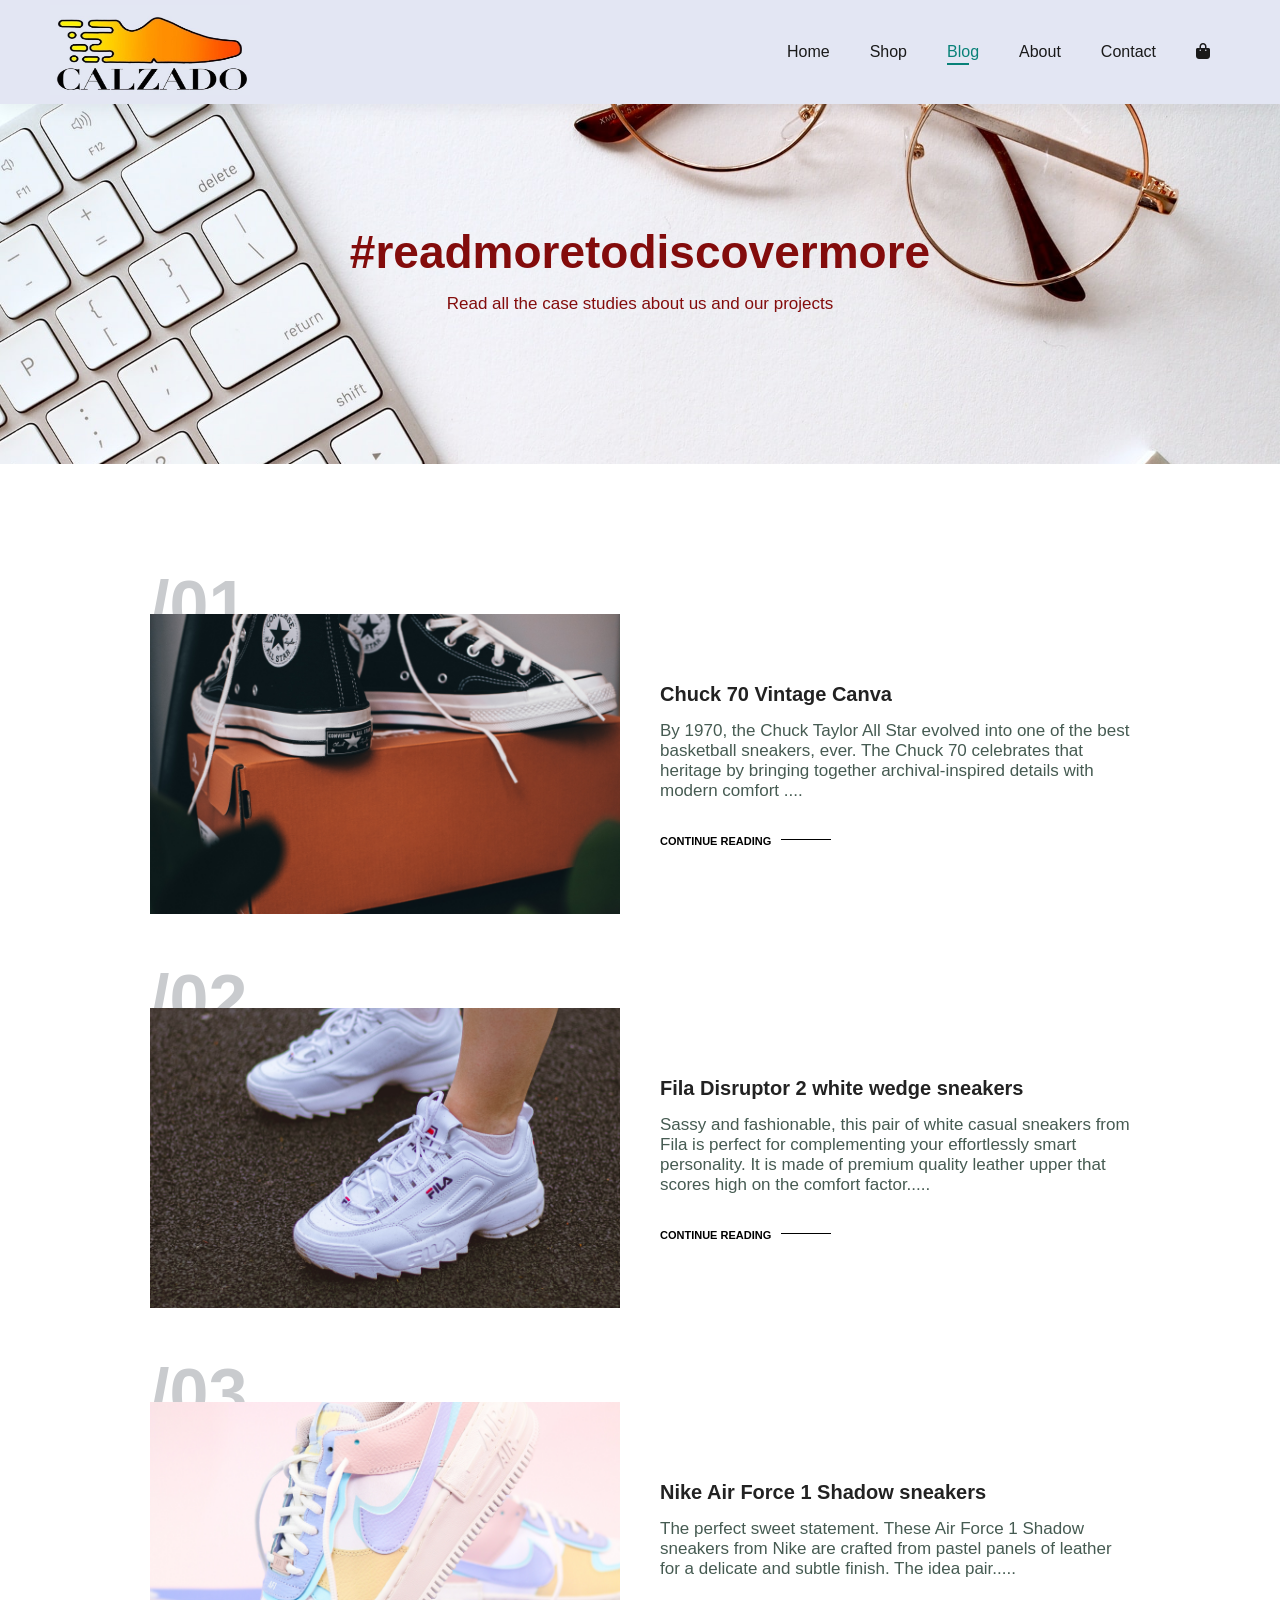
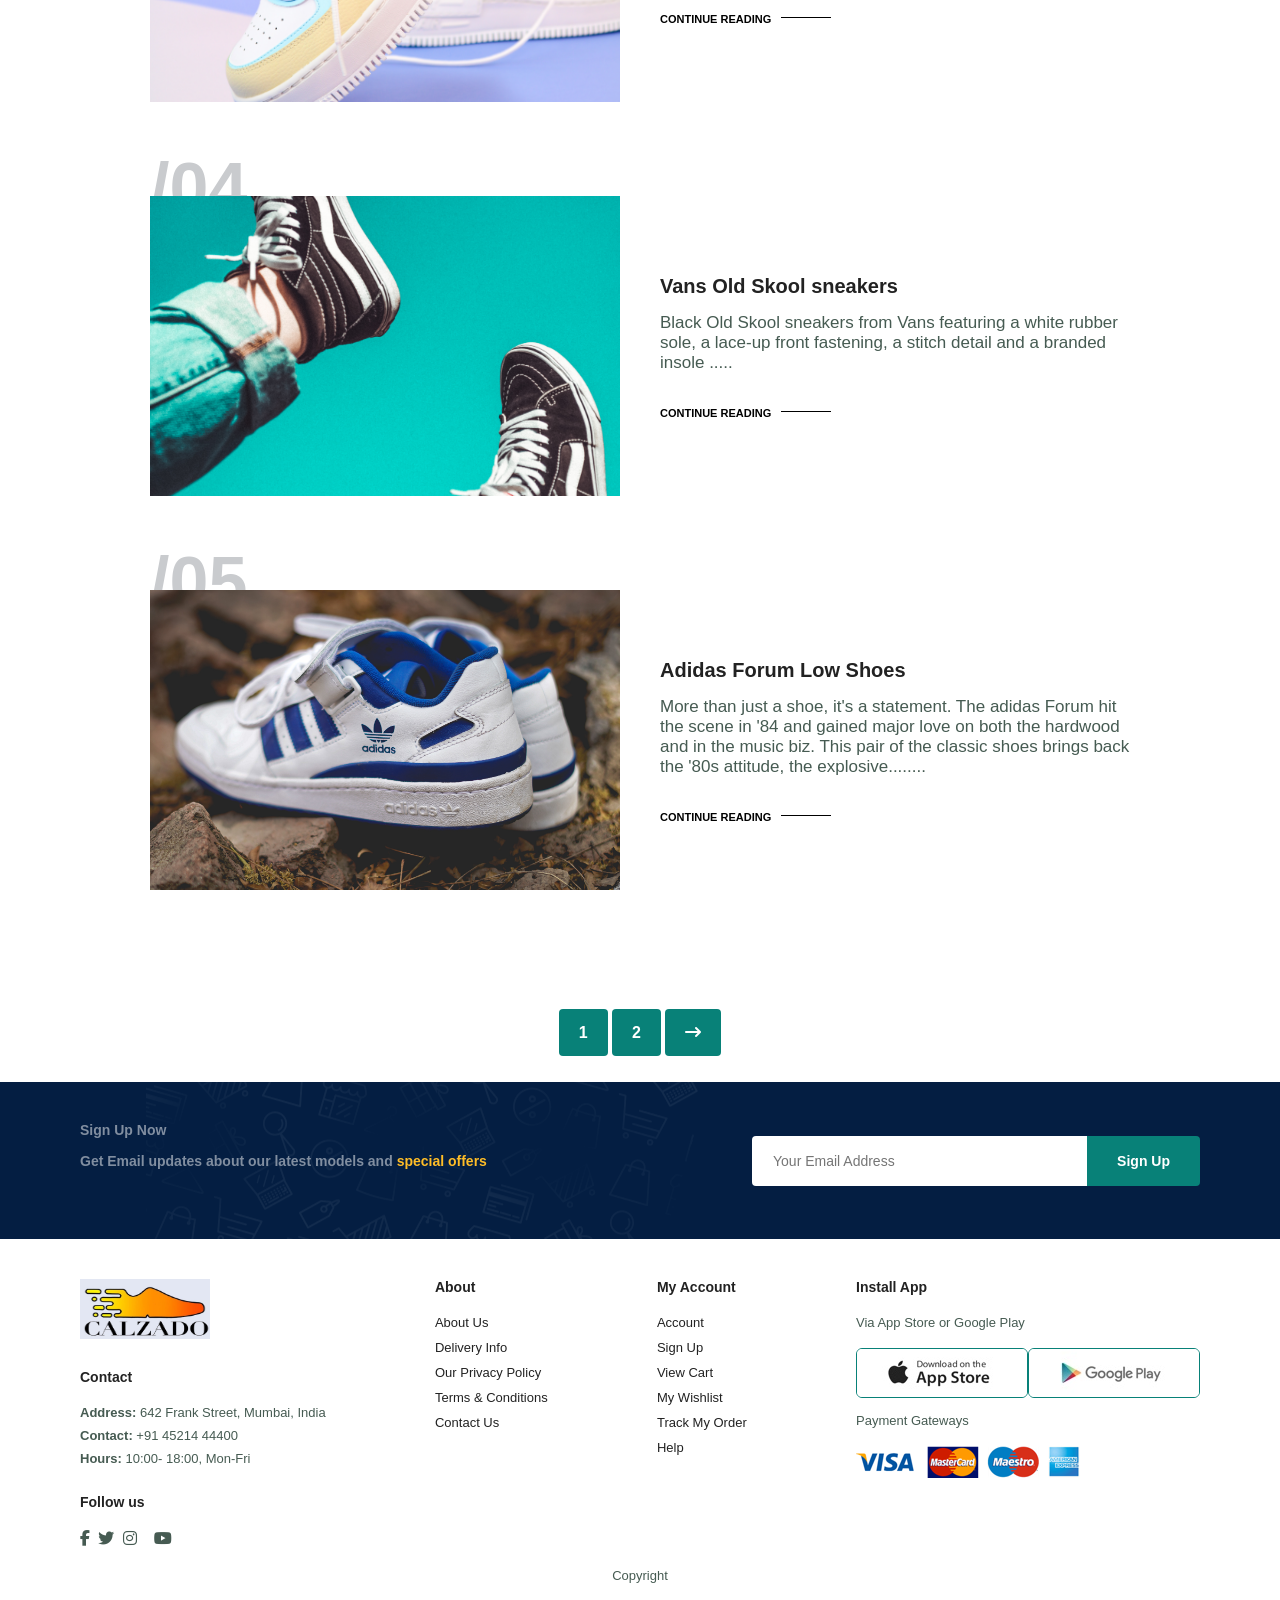
<file: blog.html>
<!DOCTYPE html>
<html lang="en">
<head>
    <meta charset="UTF-8">
    <meta http-equiv="X-UA-Compatible" content="IE=edge">
    <meta name="viewport" content="width=device-width, initial-scale=1.0">
    <title>calzado</title>

 
 <!-- customised CSS -->
 <link rel="stylesheet" href="style.css">
 
 <!-- css for icons  -->
 <link rel="stylesheet" href="https://cdnjs.cloudflare.com/ajax/libs/font-awesome/6.1.1/css/all.min.css" 
 integrity="sha512-KfkfwYDsLkIlwQp6LFnl8zNdLGxu9YAA1QvwINks4PhcElQSvqcyVLLD9aMhXd13uQjoXtEKNosOWaZqXgel0g==" crossorigin="anonymous" referrerpolicy="no-referrer" />


</head>

<body>
  <section id="header">
    <a href="#"><img src="image/logo.jpg" alt=""  class="logo"></a> 
   <div>
     <ul id="navbar">
       <li><a  href="index.html"> Home</a></li>
       <li><a  href="shop.html"> Shop</a></li>
       <li><a class="active" href="blog.html"> Blog</a></li>
       <li><a href="about.html"> About</a></li>
       <li><a href="contact.html"> Contact</a></li>
       <li id="bag"><a href="cart.html"><i class="fa-solid fa-bag-shopping"></i></a></li>
       <a href="#" id="close"><i class="fa-solid fa-xmark"></i></a>
      </ul>
   </div>
   <div id="mobile">
     <a href="cart.html"><i class="fa-solid fa-bag-shopping"></i></a>
     <i id="bar" class="fa-solid fa-bars-staggered"></i>
   </div>
  </section>
  
  <section id="pg-banner" class="blog-header">
    <h2>#readmoretodiscovermore</h2>
    <p>Read all the case studies about us and our projects</p>
  </section>

  <section id="blog">
      <div class="blog-box">
          <div class="blog-img">
             <img src="image/featured products/ALL STAR CONVERSE.jpg" alt=""> 
          </div>
          <div class="blog-details">
              <h4>Chuck 70 Vintage Canva</h4>
              <p>By 1970, the Chuck Taylor All Star evolved into one of the best
                basketball sneakers, ever. The Chuck 70 celebrates that heritage
                by bringing together archival-inspired details with modern comfort
               ....</p>
             <a href="#">CONTINUE READING </a>  
          </div>
          <h1>/01</h1>
      </div>

      <div class="blog-box">
        <div class="blog-img">
           <img src="image/featured products/fila disruptor white sneakers.jpg" alt=""> 
        </div>
        <div class="blog-details">
            <h4>Fila  Disruptor 2 white wedge sneakers</h4>
            <p>Sassy and fashionable, this pair of white casual sneakers from 
               Fila is perfect for complementing your effortlessly smart
               personality. It is made of premium quality leather upper that 
               scores high on the comfort factor..... </p>
           <a href="#">CONTINUE READING </a>  
        </div>
        <h1>/02</h1>
    </div>

    <div class="blog-box">
        <div class="blog-img">
           <img src="image/featured products/nike airforce.jpg" alt=""> 
        </div>
        <div class="blog-details">
            <h4>Nike Air Force 1 Shadow sneakers</h4>
            <p>The perfect sweet statement. These Air Force 1 Shadow sneakers
              from Nike are crafted from pastel panels of leather for a delicate
             and subtle finish. The idea pair.....</p>
           <a href="#">CONTINUE READING </a>  
        </div>
        <h1>/03</h1>
    </div>

    <div class="blog-box">
        <div class="blog-img">
           <img src="image/featured products/old skool vans.jpg" alt=""> 
        </div>
        <div class="blog-details">
            <h4>Vans Old Skool sneakers</h4>
            <p>Black Old Skool sneakers from Vans featuring a white rubber sole,
                 a lace-up front fastening, a stitch detail and a branded insole
                 .....</p>
           <a href="#">CONTINUE READING </a>  
        </div>
        <h1>/04</h1>
    </div>

    <div class="blog-box">
        <div class="blog-img">
           <img src="image/shoes-adults male/ADIDAS SNEAKERS.jpg" alt=""> 
        </div>
        <div class="blog-details">
            <h4>Adidas Forum Low Shoes</h4>
            <p>More than just a shoe, it's a statement. The adidas Forum hit
               the scene in '84 and gained major love on both the hardwood and
               in the music biz. This pair of the classic shoes brings back the '80s attitude,
                the explosive........ </p>
           <a href="#">CONTINUE READING </a>  
        </div>
        <h1>/05</h1>
    </div> 
  </section>
  <section id="page-no" class="section-p1">
      <a href="#">1</a>
      <a href="#">2</a>
      <a href="#"><i class="fa-solid fa-arrow-right-long"></i></a>
  </section>

  <section id="newsletter" class="section-p1">
    <div class="newstext">
      <h4>Sign Up Now</h4>
      <p>Get Email updates about our latest models and <span>special offers</span>
      </p>
    </div>
    <div class="form">
      <input type="text" placeholder="Your Email Address">
      <button class="normal">Sign Up</button>
    </div>
  </section>

  <footer class="section-p1">
    <div class="col">
      <img class="yo" src="image/logo.jpg" alt="">
      <h4> Contact</h4>
      <p><strong>Address:</strong> 642 Frank Street, Mumbai, India</p>
      <p><strong>Contact:</strong> +91 45214 44400</p>
      <p><strong>Hours:</strong> 10:00- 18:00, Mon-Fri</p>
      <div class="follow">
        <h4> Follow us</h4>
        <div class="icon">
          <i class="fab fa-facebook-f"></i>
          <i class="fab fa-twitter" ></i>
          <i class="fab fa-instagram"></i>
          <i class="fab fa-pinterest-"></i>
          <i class="fab fa-youtube"></i>
       </div>
      </div>
    </div>

    <div class="col">
    <h4>About </h4>
    <a href="#">About Us</a>
    <a href="#">Delivery Info</a>
    <a href="#">Our Privacy Policy</a>
    <a href="#">Terms & Conditions</a>
    <a href="#">Contact Us</a>
    </div>

    <div class="col">
      <h4>My Account </h4>
      <a href="#">Account</a>
      <a href="#">Sign Up</a>
      <a href="#">View Cart</a>
      <a href="#">My Wishlist</a>
      <a href="#">Track My Order</a>
      <a href="#">Help</a>
   </div>
   <div class="col install">
     <h4>Install App</h4>
     <p>Via App Store or Google Play</p>
     <div class="row">
       <img src="image/pay/app.jpg" alt=""> 
       <img src="image/pay/play.jpg" alt="">
     </div> 
     <p>Payment Gateways</p>
     <img src="image/pay/pay.png" alt="">
   </div>

   <div class="copyright">
     <p>Copyright</p>

   </div>
 </footer>



  <script src="main.js"></script>

</body>
</html>
</file>
<file: style.css>
*{
    padding: 0px;
    margin: 0px;
    box-sizing:border-box;
    font-family: 'Spartan' , sans-serif;
}
h1{
    font-size:50px;
    line-height: 64px;
    color: #222;
}

h2{
    font-size: 46px;
    line-height: 54px;
    color: #222;
}

h4{
    font-size: 20px;
    color: #222;
}

h6{
    font-weight: 700;
    font-size:12px;
}

p{
   font-size:17px ;
   color:#465b52;
   margin: 15px 0 30px 0 ;
}

.section-p1{
    padding: 40px 80px;
}

.section-m1{
    margin:40px 0;
}

button.normal{
    font-size: 14px;
    font-weight: 600;
    padding: 15px 30px;
    color: #000 ;
    background-color: #fff ;
    border-radius: 4px;
    cursor: pointer;
    border: none;
    outline: none;
    transition: 0.2s;
}

body{
    width: 100%;
}

/* header */
#header{
    display: flex;
    align-items: center ;
    justify-content:space-between;
    padding: 5px 50px;
    background: #E3E6F3;
    box-shadow: 0 5px 15px rgba(0, 0, 0, 0.06);
    z-index: 999;
    position: sticky;
    top: 0;
    left: 0;
}

/* reference from nike logo for styling */
.logo{
    
    margin: 0 ;
    padding: 0 0;
    align-items: center;
    width:200px;height:90px;
    overflow:hidden;
    font-family: Arial, sans-serif;
    font-size:40px;
}

#navbar{
    display: flex;
    align-items: center;
    justify-content: center;
}

#navbar li{
    list-style: none;
    padding: 0 20px;
    position: relative;
}

#navbar li a{
    text-decoration: none;
    font-weight:16px ;
    font-size: 600; 
    color: #1a1a1a ;
    transition: 0.3s ease;
}

#navbar li a:hover,
#navbar li a.active{
    color:#088178;
}

#navbar li a.active::after,
#navbar li a:hover::after{
    content: "";
    width: 30%;
    height: 2px;
    background: #088178;
    position:absolute;
    bottom: -4px;
    left: 20px;
}

#mobile{
    display: none;
    align-items: center;
 }

 #close{
    display: none;
 }

 /* discount */
 
#discount{
    background-image: url('image/discount.jpg');
    background-size: cover;
    height: 90vh;
    width:100%;
    background-position: top 25% right 0;
  
    padding: 0 80px ;
    display: flex;
    flex-direction: column;
    align-items: flex-start;
    justify-content: center

}
 #discount h4{
     padding-bottom: 15px;
 }

 #discount h1, #product1 h4{
   color:#088178;
}

#discount button{
    background-image: url('image/button.png');
    background-color: transparent;
    text-decoration: none;
    color: #088178;
    border: 0;
    padding: 14px 80px 14px 65px;
    background-repeat: no-repeat;
    cursor: pointer;
    font-weight: 700;
    font-size: 15px;
}

#discount .togo{
    text-decoration:none;
    color: #088178;
}
/* feature */

#feature {
    display: flex;
    align-items: center;
    justify-content: space-between; 
    /* for equal space between the text 0r boxes */
    flex-wrap: wrap;
}

#feature .feat-box {
    width: 180px;
    text-align: center;
    padding: 25px 15px;
    box-shadow: 20px 20px 34qpx rgba(0,0,0,0.03);
    border:1px solid #cce7d0;
    border-radius: 4px;
    margin: 15px 0;

}

#feature .feat-box:hover{
    box-shadow: 10px 10px 54px rgba(70,62,221,0.1);
}

#feature .feat-box img{
    width: 100%;
    margin-bottom: 10px;
}


#feature .feat-box h6{
    display:inline-block;
    padding:  9px 8px 6px 8px;
    line-height:1;
    border-radius: 4px;
    color: #088178;
    background-color: #fddde4;
}

#feature .feat-box:nth-child(2) h6{
    background-color: #d1e8f2;
}

#feature .feat-box:nth-child(3) h6{
    background-color: #cdd4f8;
}

#feature .feat-box:nth-child(4) h6{
    background-color: #f6dbf6;
}

#feature .feat-box:nth-child(5) h6{
    background-color: #cdebbc;
}

#feature .feat-box:nth-child(6) h6{
    background-color: #fff2e5;
}

/* product */

#product1{
    text-align: center;
}

#product1 .prod-container{
    display: flex;
    flex-wrap: wrap;
    justify-content: space-between; 
    padding-top: 20px ;
}

#product1 .prod{
    width: 23%;
    min-width: 250px;
    padding: 10px 12px;
    border:1px solid #cce7d0;
    border-radius: 25px;
    cursor:pointer;
    box-shadow: 20px 20px 30px rgba(0,0,0,0.02);
    margin: 15px 0;
    transition: 0.2s ease;
    position: relative;
    
}

#product1 .prod:hover{
    box-shadow: 20px 20px 30px rgba(00,0,0.06);
}

#product1 .prod img{
    width: 100%;
    border-radius: 20px;
    
}

#product1 .prod .description{
    text-align: start;
    padding: 10px 0;;
}

#product1 .prod .description span{
    color: #606063;
    font-size: 12px;
}

#product1 .prod .description h5{
    padding-top: 7px;
    color: #1a1a1a;
    font-size: 14px;
}

#product1 .prod .description i{
    font-size: 12px;
    color: rgb(243,181,25);
 } 

#product1 .prod .description h4{
    padding-top:7px ;
    font-size: 15px;
    font-weight: 700;
    color: #088178;
}

#product1 .prod .cart{
    width: 40px;
    height:40px;
    line-height:40px;
    border-radius: 50px;
    background-color: #e8f6ea;
    /* font-weight: 500;can't use it  */
    color: #088178;
    border: 1px solid #cce7d0;
    position: absolute;
    bottom: 20px;
    right: 10px ;

}

/* banner */

#banner{
    display: flex;
    flex-direction: column;
    justify-content: center;
    align-items: center;
    text-align: center;
    background-image:url('image/banner/b1.jpg');
    width: 100%;
    height: 70vh;
    background-repeat:no-repeat ;
    background-size:cover;
    background-position: center;
}

#banner h4{
    color: #ffff;
    font-size: 16px;

}

#banner h2{
    color: #ffff;
    font-size: 30px;
    padding: 10px 0;
}

#banner h2 span{
    color: #ef3636 ;
    
}

#banner button:hover{
    background: #088178;
    color: #fff;
}

#newsletter{
    display: flex;
    flex-wrap: wrap;
    justify-content: space-between; 
    align-items: center;
    background-image: url('image/banner/b14.png');
    background-repeat: no-repeat;
    background-position: 20% 30% ;
    background-color: #041e42;
}

#newsletter h4{
    font-size: 14px;
    font-weight: 700;
    color: #818ea0;
}

#newsletter p{
    font-size: 14px;
    font-weight: 600;
    color: #818ea0;
}

#newsletter p span{
    color: #ffbd27;
}

#newsletter .form{
    display: flex;
    width: 40%;

} 

#newsletter input{
    height: 3.125rem;
    padding:0 1.25rem ;
    font-size: 14px;
    width: 100%;
    border: 1px solid transparent;
    border-radius: 4px;
    outline: none;
    border-top-right-radius:0 ;
    border-bottom-right-radius:0 ;
}

#newsletter button{
    background-color:#088178;
    color: #fff;
    white-space: nowrap;
    border-top-left-radius:0 ;
    border-bottom-left-radius:0 ;
}

.yo{
    margin: 0 ;
    padding: 0 0;
    align-items: center;
    width:130px;height:60px;
    overflow:hidden;
    font-family: Arial, sans-serif;
    font-size:40px;
} 

footer{
    display: flex;
    flex-wrap: wrap;
    justify-content: space-between; 
}

footer .col{
    display: flex;
    flex-direction: column;
    align-items: flex-start;
    margin-bottom: 20px;
}

footer .yo{
    margin-bottom: 30px;
}

footer h4{
    font-size: 14px;
    padding-bottom: 20px;
   
}


footer p{
    font-size: 13px;
    margin: 0 0 8px 0 ;
} 

footer a{
    font-size: 13px;
    text-decoration: none;
    color:#222;
    margin-bottom: 10px; 
}

footer .follow{
    margin-top: 20px;
}

footer .follow i{
   color:#465b52;
   padding-right: 4px;
   cursor: pointer;
}

footer .install .row{
    display: flex ;
}

footer .install .row img{
   border: 1px solid #088178;
   border-radius: 6px;
   /* display: flex; */
}

footer .install img{
    margin: 10px 0 15px 0;
}

footer .follow i:hover,
footer a:hover{
    color: #088178;
}

footer .copyright{
width:100%;
text-align: center;
}


/* shop page css */

#pg-banner{
    background-image: url('image/about.jpg');
    width: 100%;
    height: 40vh;
    background-size: cover;
    display: flex;
    justify-content: center;
    text-align: center;
    flex-direction: column;
    padding: 14px;
}
#pg-banner h2,
#pg-banner p{
    color: rgb(131, 12, 12);
}

#page-no{
    text-align: center;
}

#page-no a {
    text-decoration: none;
    background-color: #088178;
    padding: 15px 20px;
    border-radius: 4px;
    color:#fff;
    font-weight: 600;
}

#page-no a i{
    font-size: 16px;
    font-weight:600 ;
}

/* single product image */

#prodetails{
    display: flex;
    margin-top: 20px;
}

#prodetails .single-prod-image{
     width: 40%;
     margin: 50px;
}

.img-grp{
    display: flex;
    justify-content: space-between;
}

.img-col{
    flex-basis: 24%;
    cursor: pointer;
}

#prodetails .single-prod-details{
    width: 50%;
   padding-top: 30px;
}

#prodetails .single-prod-details h4{
    padding: 40px 0 20px 0;
}

#prodetails .single-prod-details h2{
    font-size: 26px;
}

#prodetails .single-prod-details select{
    display: block;
    border-radius: 6px;
    padding: 5px 10px;
    margin-bottom: 10px;
}

#prodetails .single-prod-details input{
    width:50px;
    height:47px ;
    padding-left: 10px;
    font-size: 16px;
    margin-right: 10px;
}

#prodetails .single-prod-details input:focus{
    outline: none;
}

#prodetails .single-prod-details button{
    background: #088178;
    color: #fff;
}

#prodetails .single-prod-details span{
    line-height: 25px;
}

/* blog page */

#pg-banner.blog-header{
    background-image:url('image/blog\ banner.jpg');
}

#blog{
    padding: 150px 150px 0 150px;
}
#blog .blog-box{
 display: flex;
 align-items: center;
 width: 100%;
 position: relative;
 padding-bottom: 90px;
}

#blog .blog-img{
    width:50%;
    margin-right: 40px;
}

#blog img{
    width:100%;
    height:300px;
    object-fit: cover;
}

#blog .blog-details{
    width:50%;
}

#blog .blog-details a{
    text-decoration: none;
    font-size: 11px;
    color:#000;
    font-weight: 700;
    position: relative;
    transition: 0.3s;
}

#blog .blog-details a::after{
    content: "";
    width:50px;
    font-size: 50px; 
    height: 1px;
    background-color: #000;
    position: absolute;
    top:4px;
    right: -60px;

}

#blog .blog-details a:hover{
   color:#088178;
}

#blog .blog-details a:hover::after{
    background-color:#088178 ;
}

#blog .blog-box h1{
    position: absolute;
    top:-40px;
    left:0;
    font-size: 70px;
    font-weight: 700;
    color:#c9cbce;
    z-index:-9; 
    /* to place this behind we take -ve value */

}

/* about page */

#pg-banner .about-header{
     background-image: url('image/about.jpg');
    height:max-content;
}
      
#about-head{
    display: flex;
    align-items: center;
}
 
#about-head img{
    width:50%;
    height:auto;
}
     
#about-head div{
    padding-left: 40px ;
}

/* contact-page */
#pg-banner .contact-header{
    background-image: url('image/contact.jpg');
}

#contact-details{
    display: flex;
    align-items: center;
    justify-content: space-between;
}

#contact-details .details{
    width:40%;
}

#contact-details .details span{
     font-size: 12px;
}

#contact-details .details h2{
    font-size: 26px;
    line-height: 35px;
    padding: 28px 0 ;
}

#contact-details .details h3{
    font-size: 16px;
    padding-bottom: 15px;
}

#contact-details .details li{
    list-style: none;
    display: flex;
    padding: 10px 0;
}

#contact-details .details li i{
    font-size: 14px;
    padding-right: 22px;
}
#contact-details .details li p{
    margin: 0;
    font-size: 14px;
}

#contact-details .map{
    width:55% ;
    height: 400px;
}

#contact-details .map iframe{
    width: 100%;
    height: 100%;
}

/* Media Query for other devices */
@media (max-width:799px){

    .section-p1 {
        padding: 40px 40px;
    }

    #navbar {
        display: flex;
        flex-direction: column;
        align-items: flex-start;
        justify-content:flex-start;
        position: fixed;
        top:0;
        right:-300px;
        height: 100vh;
        width: 300px;
        background-color: #E3E6F3;
        box-shadow: 0 40px 60px rgb( 0,0,0,0.1);
        padding: 80px 0 0 10px;
        transition: 0.3s;
    }

    #navbar.active{
        right:0px;
    }

    #navbar li{
        margin-bottom: 25px;
    }

    #mobile{
        display: flex;
       align-items: center;
    }

    #mobile i{
        color: #1a1a1a;
        font-size: 24px;
        padding-left: 20px;
    }
    
    #close{
        display: initial;
        position: absolute;
        top: 30px;
        left: 30px;
        color: #222;
        font-size: 24px;
    }

    #bag{
        display: none;
    }

    #discount {
    
        height: 70vh;
        padding: 0 80px;
        background-position: top 30% right 30%;
        
    }

    #feature {
        justify-content: center;   
    }

    #feature .feat-box {
        margin: 15px 15px;
    }

    #product1 .prod-container {
        justify-content: center;
    }

    #product1 .prod {
        margin: 15px;
    }

    #banner {
        height: 20vh;
    }

    #newsletter .form {
        width: 70%;
    }

    
}  

@media (max-width:477px) {

    #header {
        padding: 10px 30px;
    }

    h1{
        font-size:38px ;
    }

    h2{
        font-size: 32px;
    }
    
    #discount {
        padding: 0 20px;
        background-position: 55%;
    }
     
    #feature .feat-box {
        width: 155px;
        margin: 0 0 15px 0;
    }

    #product1 .prod{
        width:100%;
    }

    #banner{
        height: 40vh;
    }

    #newsletter{
        padding: 40px 20px;
    }

    #newsletter .form{
        width:100%;
    }

    footer .copyright{
        text-align: start;
    }

    /* single product */

    #prodetails {
        display:flex;
        flex-direction: column;
    }

    #prodetails .single-prod-image{
        width: 100%;
        margin-right: 0px;
    }

    #prodetails .single-prod-details {
        width:100%;
    }

    /* blog page */

    #blog{
       padding:100px 20px 0 20px ;
    }

    #blog .blog-box{
        display: flex;
        flex-direction: column;
        align-items: flex-start;
    }

    #blog .blog-img{
        width: 100%;
        margin-right:0px;
        margin-bottom: 30px;
    }

    #blog .blog-details{
        width: 100%;
    }

    /* about us page */

    #about-head{
        flex-direction: column;
    }
    #about-head img{
        width: 100%;
        margin-bottom: 20px;
    }
    #about-head div{
        padding-left: 0px;
    }
    
    /* contact us page */
     
    #contact-details {
        flex-direction: column;
    }

    #contact-details .details {
        width: 100%;
        margin-bottom: 30px;
    }

    #contact-details .map {
        width: 100%;
    }

}
</file>
